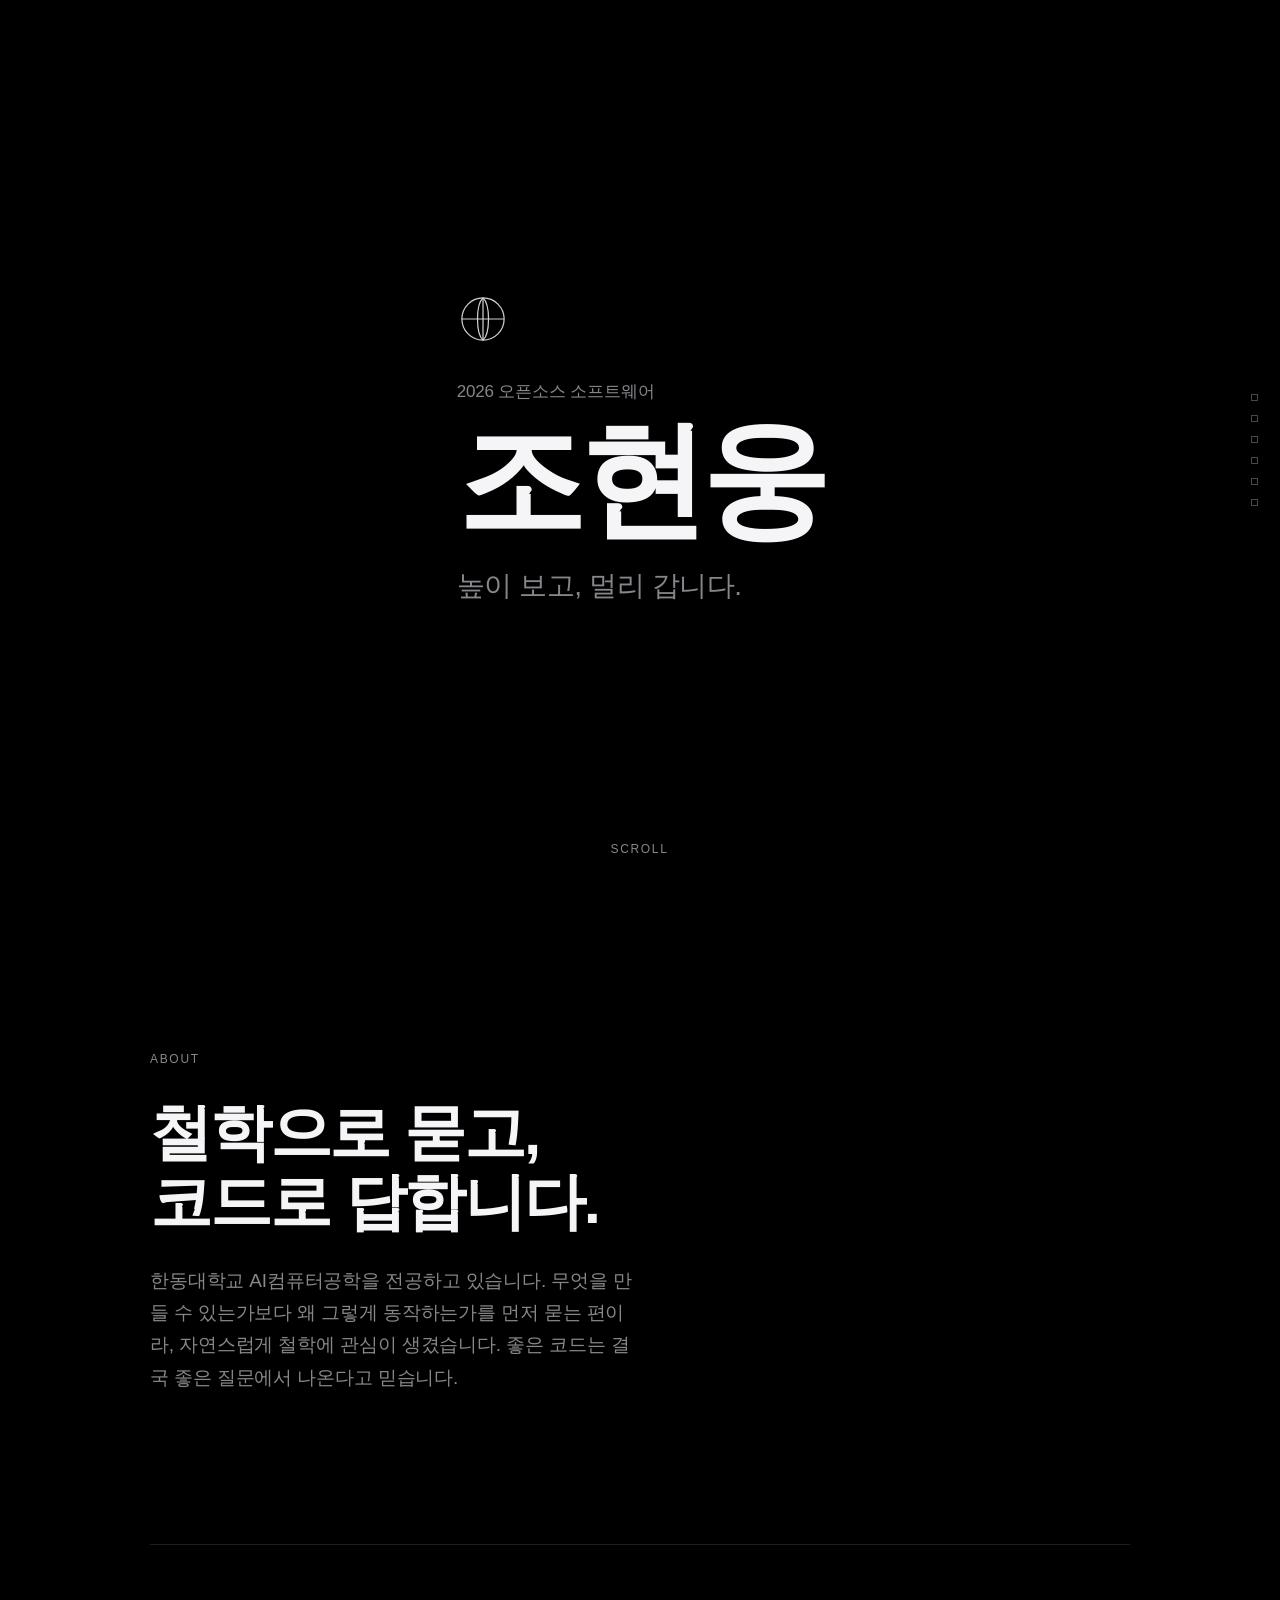
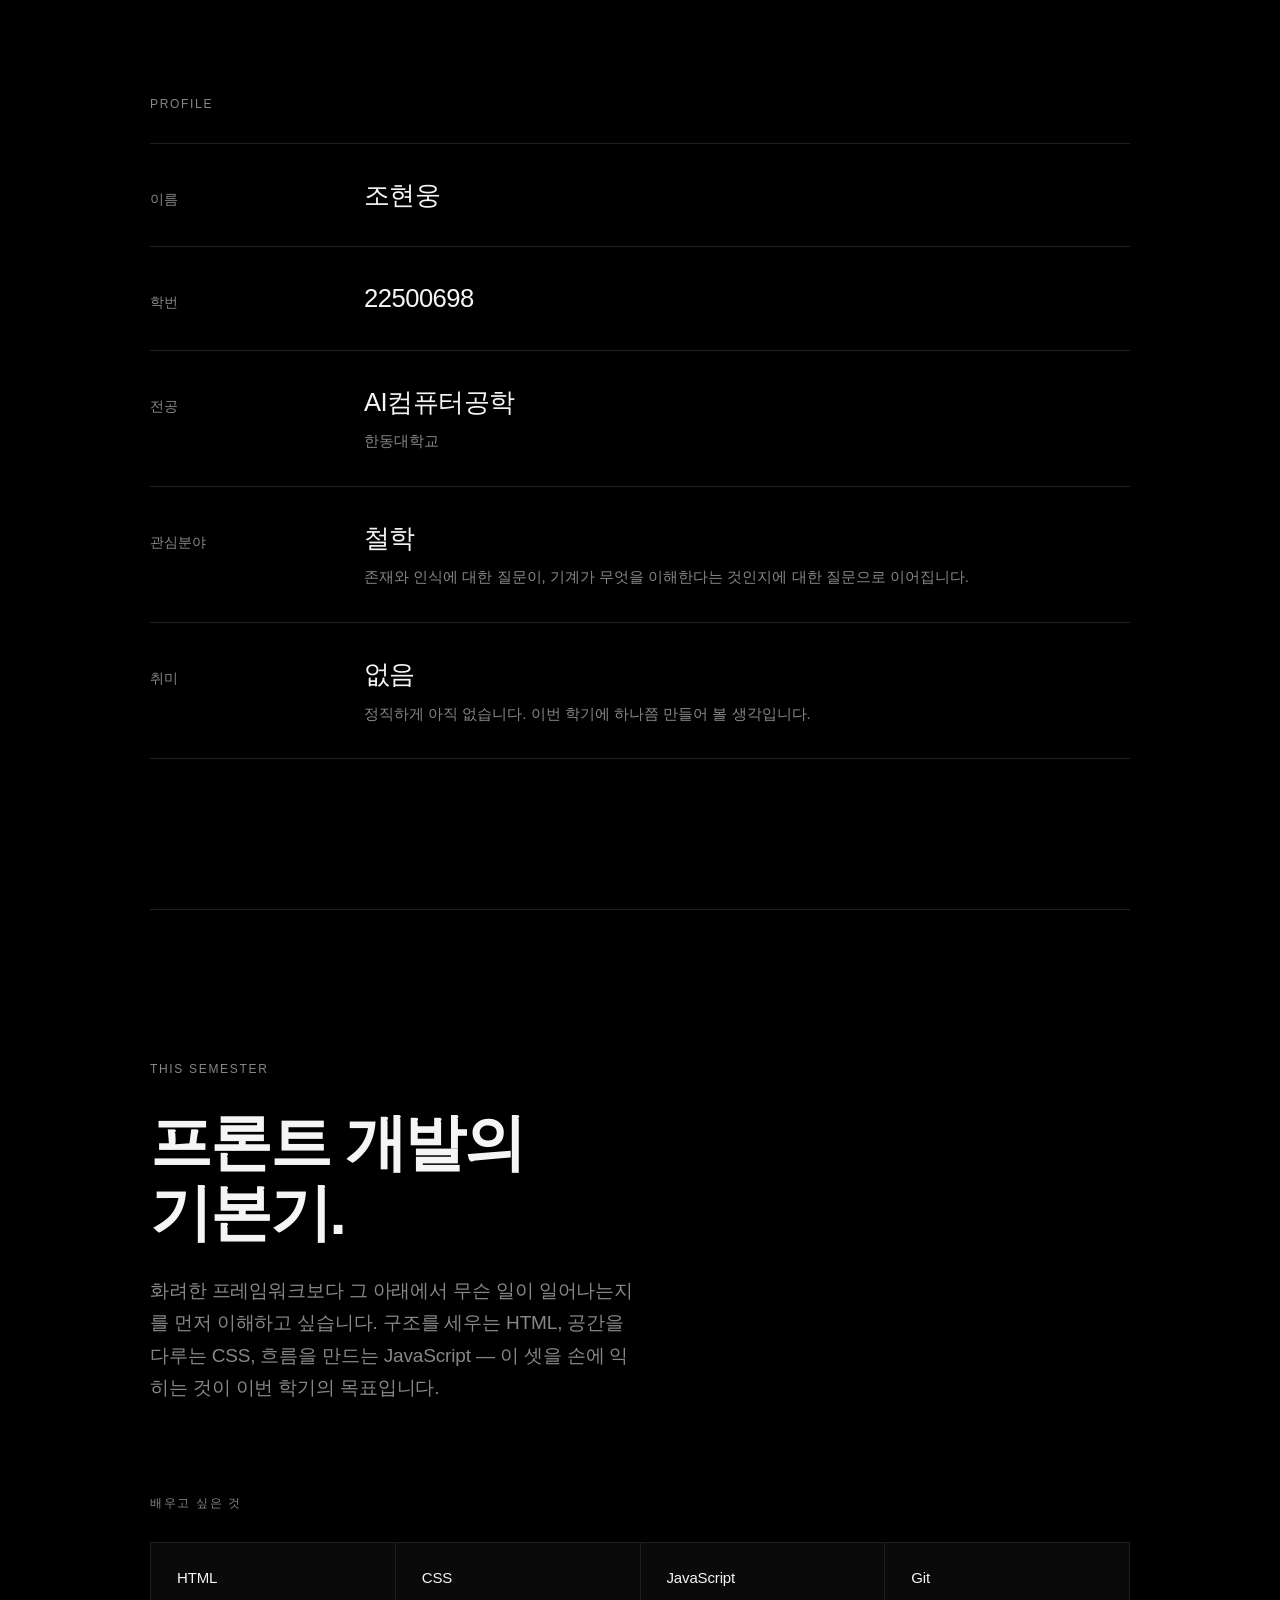
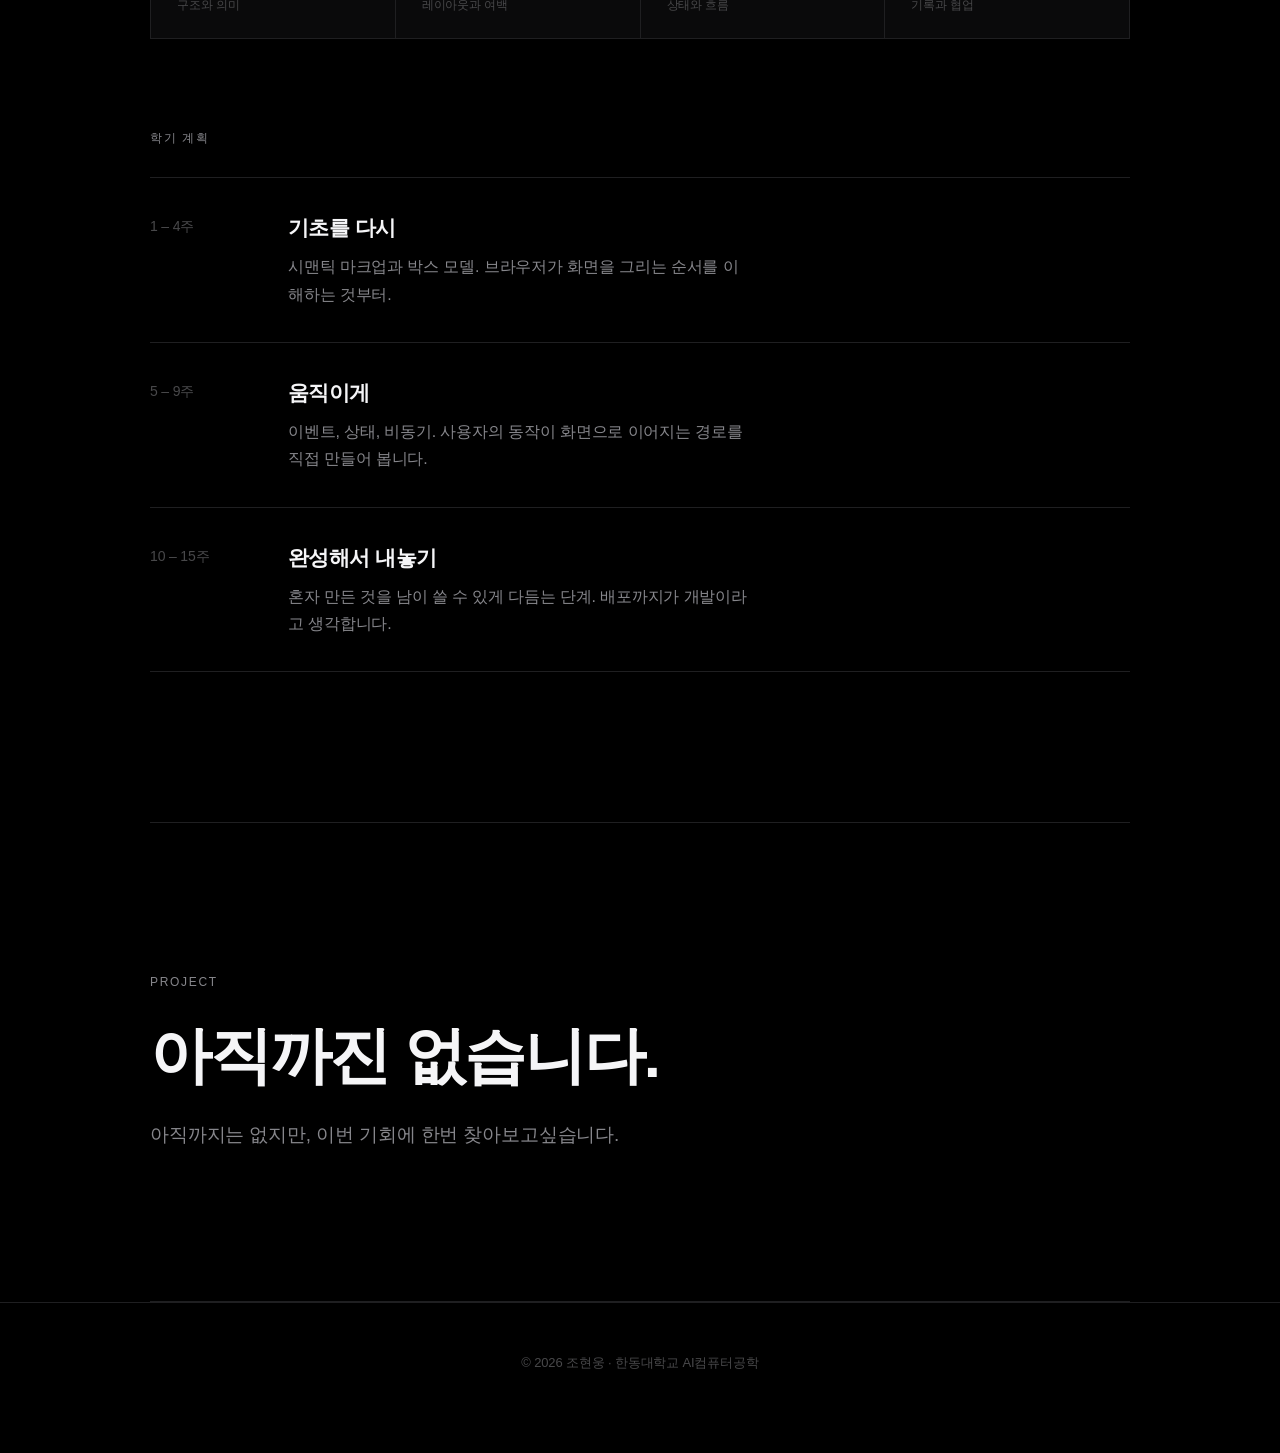
<file: Ai/index.html>
<!DOCTYPE html>
<html lang="ko">
<head>
<meta charset="UTF-8">
<meta name="viewport" content="width=device-width, initial-scale=1.0">
<title>조현웅 — 소개</title>
<link rel="stylesheet" href="style.css">
</head>
<body>

<div id="progress"></div>

<nav id="dots" aria-label="섹션 이동">
  <a href="#hero" aria-label="처음"></a>
  <a href="#about" aria-label="소개"></a>
  <a href="#facts" aria-label="기본 정보"></a>
  <a href="#goal" aria-label="학기 목표"></a>
  <a href="#build" aria-label="만들고 싶은 것"></a>
  <a href="#outro" aria-label="마무리"></a>
</nav>

<!-- ============ 1. 히어로 ============ -->
<section id="hero" class="hero">
  <div class="wrap">
    <img class="mark" src="data:image/svg+xml,%3Csvg xmlns='http://www.w3.org/2000/svg' viewBox='0 0 64 64' fill='none' stroke='%23f5f5f7' stroke-width='1.5'%3E%3Ccircle cx='32' cy='32' r='26'/%3E%3Cpath d='M32 6v52M6 32h52'/%3E%3Cpath d='M32 6c9 8 9 44 0 52M32 6c-9 8-9 44 0 52'/%3E%3C/svg%3E" alt="지구본 형태의 선 아이콘" width="52" height="52">
    <p class="eyebrow">2026 오픈소스 소프트웨어</p>
    <h1>조현웅</h1>
    <p class="lede">높이 보고, 멀리 갑니다.</p>
  </div>
  <p class="scroll-hint">Scroll</p>
</section>

<!-- ============ 2. 소개 ============ -->
<section id="about" class="block wrap">
  <h2 class="label">About</h2>
  <p class="big reveal">철학으로 묻고,<br>코드로 답합니다.</p>
  <p class="note reveal">
    한동대학교 AI컴퓨터공학을 전공하고 있습니다. 무엇을 만들 수 있는가보다
    왜 그렇게 동작하는가를 먼저 묻는 편이라, 자연스럽게 철학에 관심이 생겼습니다.
    좋은 코드는 결국 좋은 질문에서 나온다고 믿습니다.
  </p>
</section>

<!-- ============ 3. 프로필 ============ -->
<section id="facts" class="block wrap">
  <h2 class="label">Profile</h2>
  <div class="facts">
    <div class="row reveal">
      <p class="key">이름</p>
      <p class="val">조현웅</p>
    </div>
    <div class="row reveal">
      <p class="key">학번</p>
      <p class="val">22500698</p>
    </div>
    <div class="row reveal">
      <p class="key">전공</p>
      <p class="val">AI컴퓨터공학<span>한동대학교</span></p>
    </div>
    <div class="row reveal">
      <p class="key">관심분야</p>
      <p class="val">철학<span>존재와 인식에 대한 질문이, 기계가 무엇을 이해한다는 것인지에 대한 질문으로 이어집니다.</span></p>
    </div>
    <div class="row reveal">
      <p class="key">취미</p>
      <p class="val">없음<span>정직하게 아직 없습니다. 이번 학기에 하나쯤 만들어 볼 생각입니다.</span></p>
    </div>
  </div>
</section>

<!-- ============ 4. 학기 목표 ============ -->
<section id="goal" class="block wrap">
  <h2 class="label">This Semester</h2>
  <p class="big reveal">프론트 개발의<br>기본기.</p>
  <p class="note reveal">
    화려한 프레임워크보다 그 아래에서 무슨 일이 일어나는지를 먼저 이해하고 싶습니다.
    구조를 세우는 HTML, 공간을 다루는 CSS, 흐름을 만드는 JavaScript —
    이 셋을 손에 익히는 것이 이번 학기의 목표입니다.
  </p>

  <h3 class="label spaced">배우고 싶은 것</h3>
  <ul class="tags reveal">
    <li>HTML<span>구조와 의미</span></li>
    <li>CSS<span>레이아웃과 여백</span></li>
    <li>JavaScript<span>상태와 흐름</span></li>
    <li>Git<span>기록과 협업</span></li>
  </ul>

  <h3 class="label spaced">학기 계획</h3>
  <ul class="timeline">
    <li class="reveal">
      <p class="when">1 – 4주</p>
      <div>
        <h3>기초를 다시</h3>
        <p>시맨틱 마크업과 박스 모델. 브라우저가 화면을 그리는 순서를 이해하는 것부터.</p>
      </div>
    </li>
    <li class="reveal">
      <p class="when">5 – 9주</p>
      <div>
        <h3>움직이게</h3>
        <p>이벤트, 상태, 비동기. 사용자의 동작이 화면으로 이어지는 경로를 직접 만들어 봅니다.</p>
      </div>
    </li>
    <li class="reveal">
      <p class="when">10 – 15주</p>
      <div>
        <h3>완성해서 내놓기</h3>
        <p>혼자 만든 것을 남이 쓸 수 있게 다듬는 단계. 배포까지가 개발이라고 생각합니다.</p>
      </div>
    </li>
  </ul>
</section>

<!-- ============ 5. 만들고 싶은 것 ============ -->
<section id="build" class="block wrap">
  <h2 class="label">Project</h2>
  <p class="big reveal">아직까진 없습니다.</p>
  <p class="note reveal">
    아직까지는 없지만, 이번 기회에 한번 찾아보고싶습니다.
  </p>
</section>

<footer>
  <p>© 2026 조현웅 · 한동대학교 AI컴퓨터공학</p>
</footer>

</body>
</html>
</file>
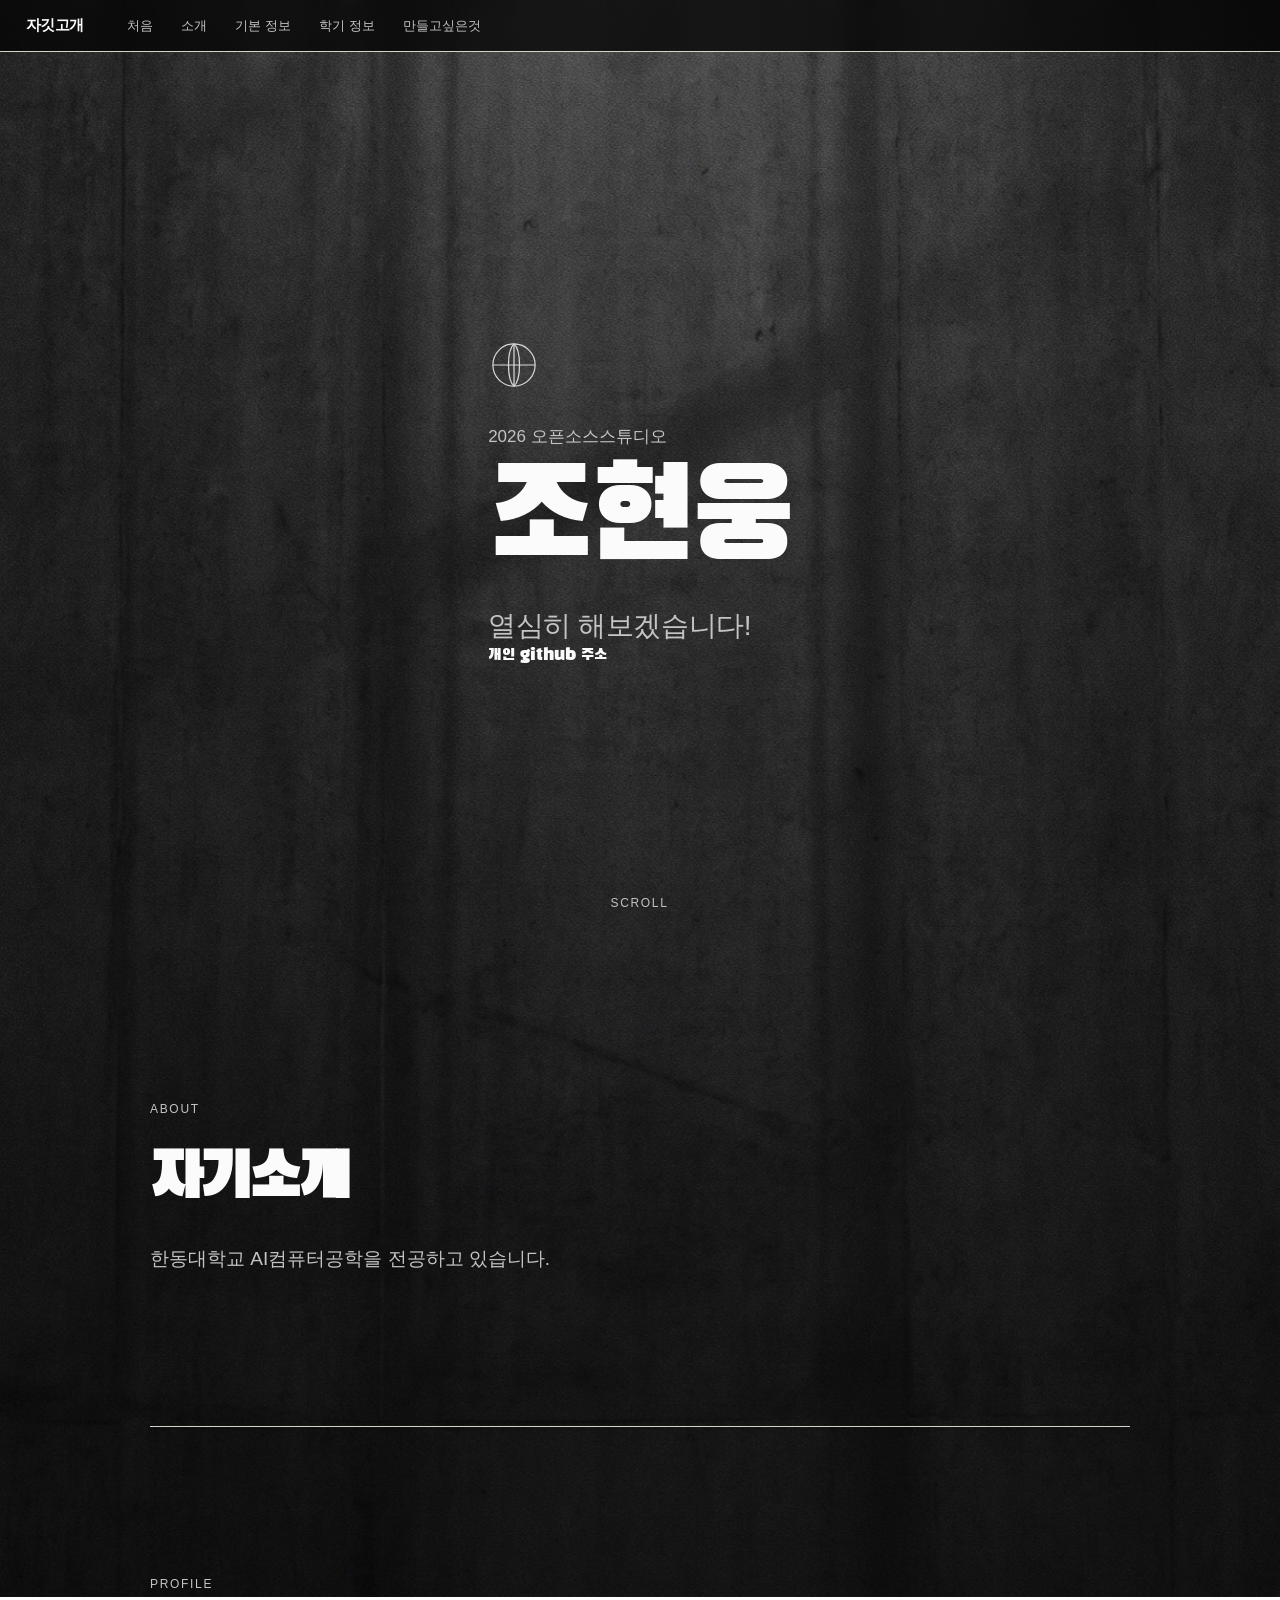
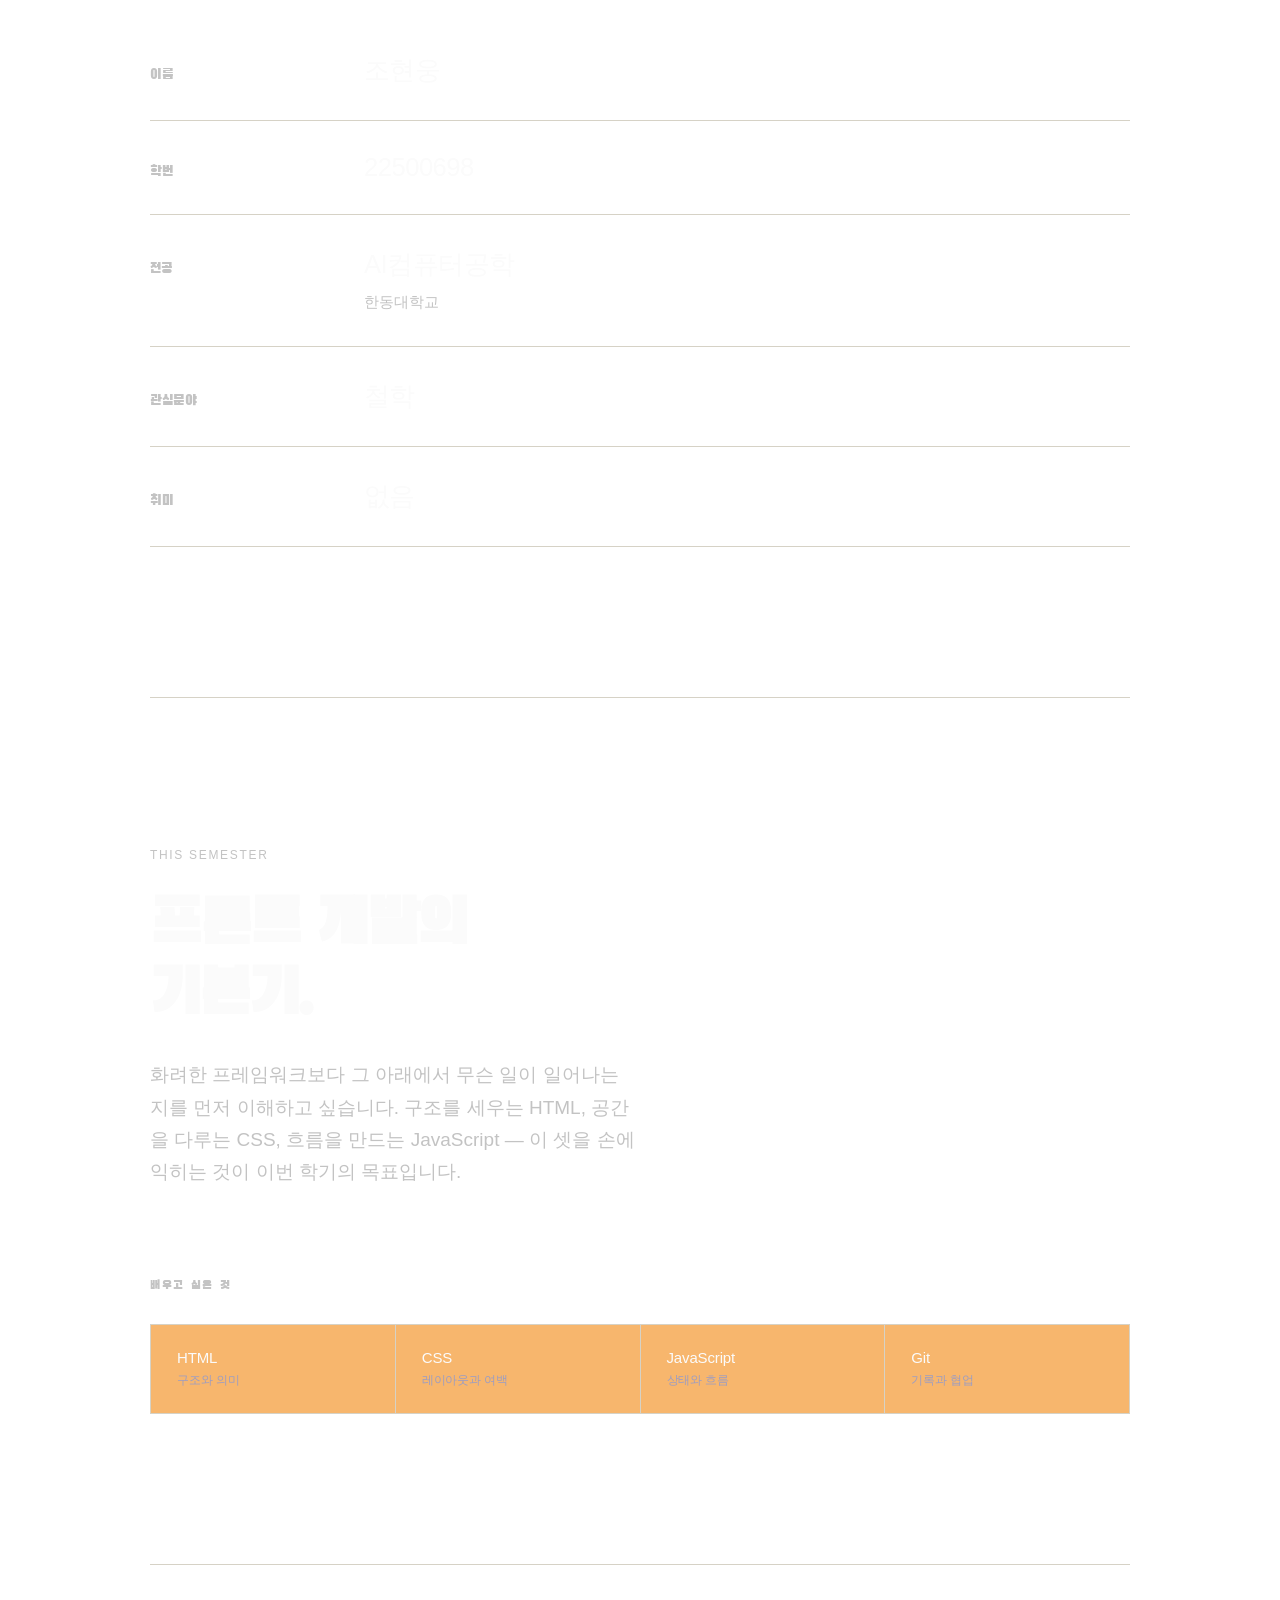
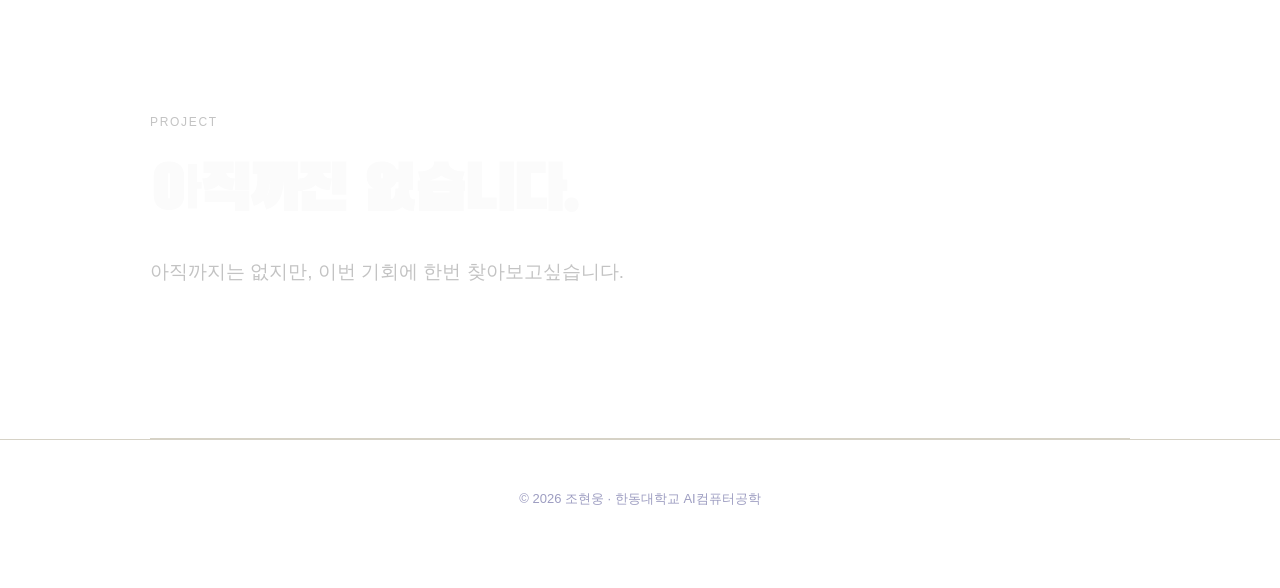
<file: me/index.html>
<!DOCTYPE html>
<html lang="ko">
<head>
<meta charset="UTF-8">
<meta name="viewport" content="width=device-width, initial-scale=1.0">
<title>조현웅 — 소개</title>
<link rel="preconnect" href="https://fonts.googleapis.com">
<link rel="preconnect" href="https://fonts.gstatic.com" crossorigin>
<link href="https://fonts.googleapis.com/css2?family=Black+Han+Sans&display=swap" rel="stylesheet">
<link rel="stylesheet" href="style2.css">
</head>
<body>

<div id="progress"></div>

<header>
  <h1>자깃고개</h1>
    	<nav>
    		<ul>
    			<li><a href="#hero">처음</a></li>
    			<li><a href="#about">소개</a></li>
    			<li><a href="#facts">기본 정보</a></li>
    			<li><a href="#goal">학기 정보</a></li>
    			<li><a href="#build">만들고싶은것</a></li>
    		</ul>
    	</nav>
</header>


<main>
<!-- ============ 1. 히어로 ============ -->
<section id="hero" class="hero">
  <div class="wrap">
    <img class="mark" src="data:image/svg+xml,%3Csvg xmlns='http://www.w3.org/2000/svg' viewBox='0 0 64 64' fill='none' stroke='%23f5f5f7' stroke-width='1.5'%3E%3Ccircle cx='32' cy='32' r='26'/%3E%3Cpath d='M32 6v52M6 32h52'/%3E%3Cpath d='M32 6c9 8 9 44 0 52M32 6c-9 8-9 44 0 52'/%3E%3C/svg%3E" alt="지구본 형태의 선 아이콘" width="52" height="52">
    <p class="eyebrow" style="font-family: '맑은 고딕', sans-serif;">2026 오픈소스스튜디오</p>
    <h1 class="black-han-sans-regular">조현웅</h1>
    <p class="lede">열심히 해보겠습니다!</p>
    <a class="black-han-sans-regular" href="https://github.com/Noah1206">개인 github 주소</a>
  </div>
  <p class="scroll-hint">Scroll</p>
</section>

<!-- ============ 2. 소개 ============ -->
<section id="about" class="block wrap">
  <h2 class="label">About</h2>
  <p class="big reveal black-han-sans-regular">자기소개</p></p>
  <p class="note reveal">
    한동대학교 AI컴퓨터공학을 전공하고 있습니다. 
  </p>
</section>

<!-- ============ 3. 프로필 ============ -->
<section id="facts" class="block wrap">
  <h2 class="label">Profile</h2>
  <div class="facts">
    <div class="row reveal">
      <p class="key black-han-sans-regular">이름</p>
      <p class="val">조현웅</p>
    </div>
    <div class="row reveal">
      <p class="key black-han-sans-regular">학번</p>
      <p class="val">22500698</p>
    </div>
    <div class="row reveal">
      <p class="key black-han-sans-regular">전공</p>
      <strong class="val">AI컴퓨터공학<span>한동대학교</span></strong>
    </div>
    <div class="row reveal">
      <p class="key black-han-sans-regular">관심분야</p>
      <p class="val">철학</p>
    </div>
    <div class="row reveal">
      <p class="key black-han-sans-regular">취미</p>
      <p class="val">없음</p>
    </div>
  </div>
</section>

<!-- ============ 4. 학기 목표 ============ -->
<section id="goal" class="block wrap">
  <h2 class="label">This Semester</h2>
  <p class="big reveal black-han-sans-regular">프론트 개발의<br>기본기.</p>
  <p class="note reveal">
    화려한 프레임워크보다 그 아래에서 무슨 일이 일어나는지를 먼저 이해하고 싶습니다.
    구조를 세우는 HTML, 공간을 다루는 CSS, 흐름을 만드는 JavaScript —
    이 셋을 손에 익히는 것이 이번 학기의 목표입니다.
  </p>

  <h3 class="label spaced black-han-sans-regular">배우고 싶은 것</h3>
  <ul class="tags reveal">
    <li>HTML<span>구조와 의미</span></li>
    <li>CSS<span>레이아웃과 여백</span></li>
    <li>JavaScript<span>상태와 흐름</span></li>
    <li>Git<span>기록과 협업</span></li>
  </ul>

</section>

<!-- ============ 5. 만들고 싶은 것 ============ -->
<section id="build" class="block wrap">
  <h2 class="label">Project</h2>
  <p class="big reveal black-han-sans-regular">아직까진 없습니다.</p>
  <p class="note reveal">
    아직까지는 없지만, 이번 기회에 한번 찾아보고싶습니다.
  </p>
</section>

<footer>
  <p>© 2026 조현웅 · 한동대학교 AI컴퓨터공학</p>
</footer>
</main>
</body>
</html>
</file>
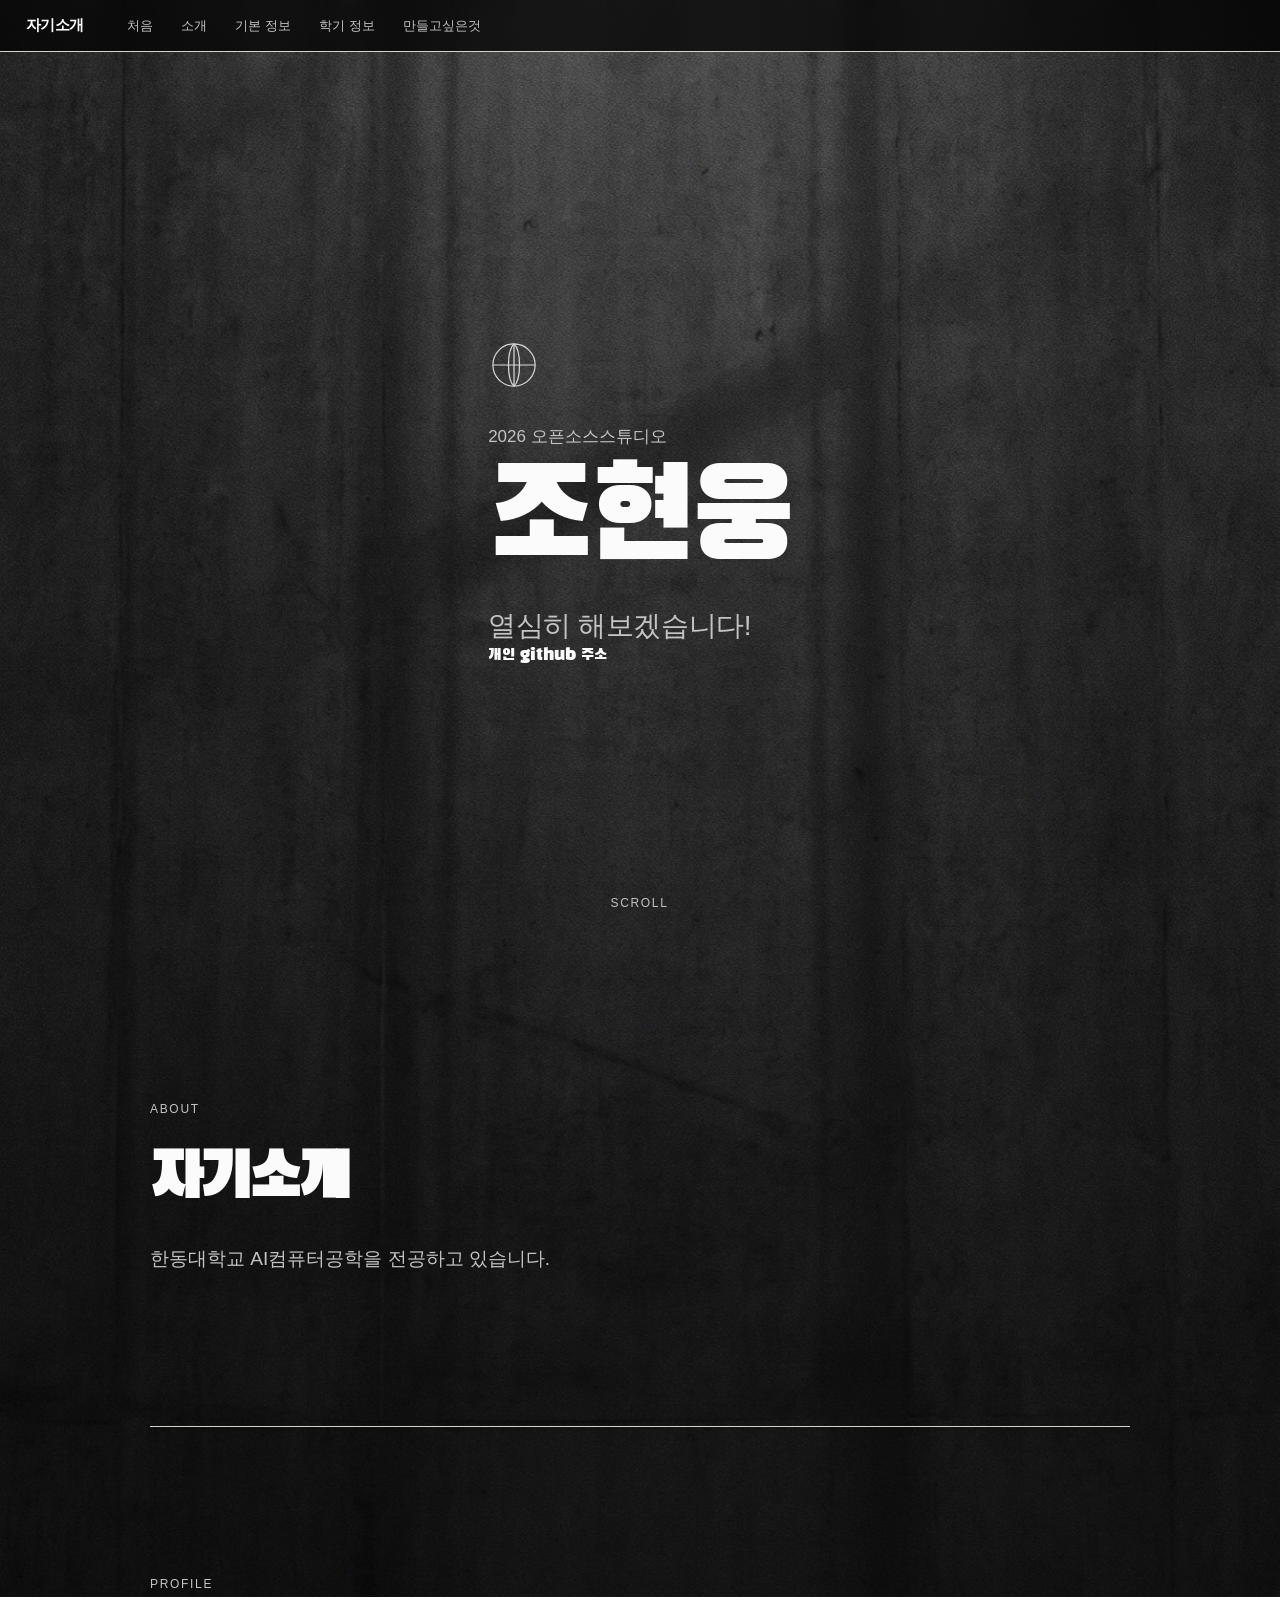
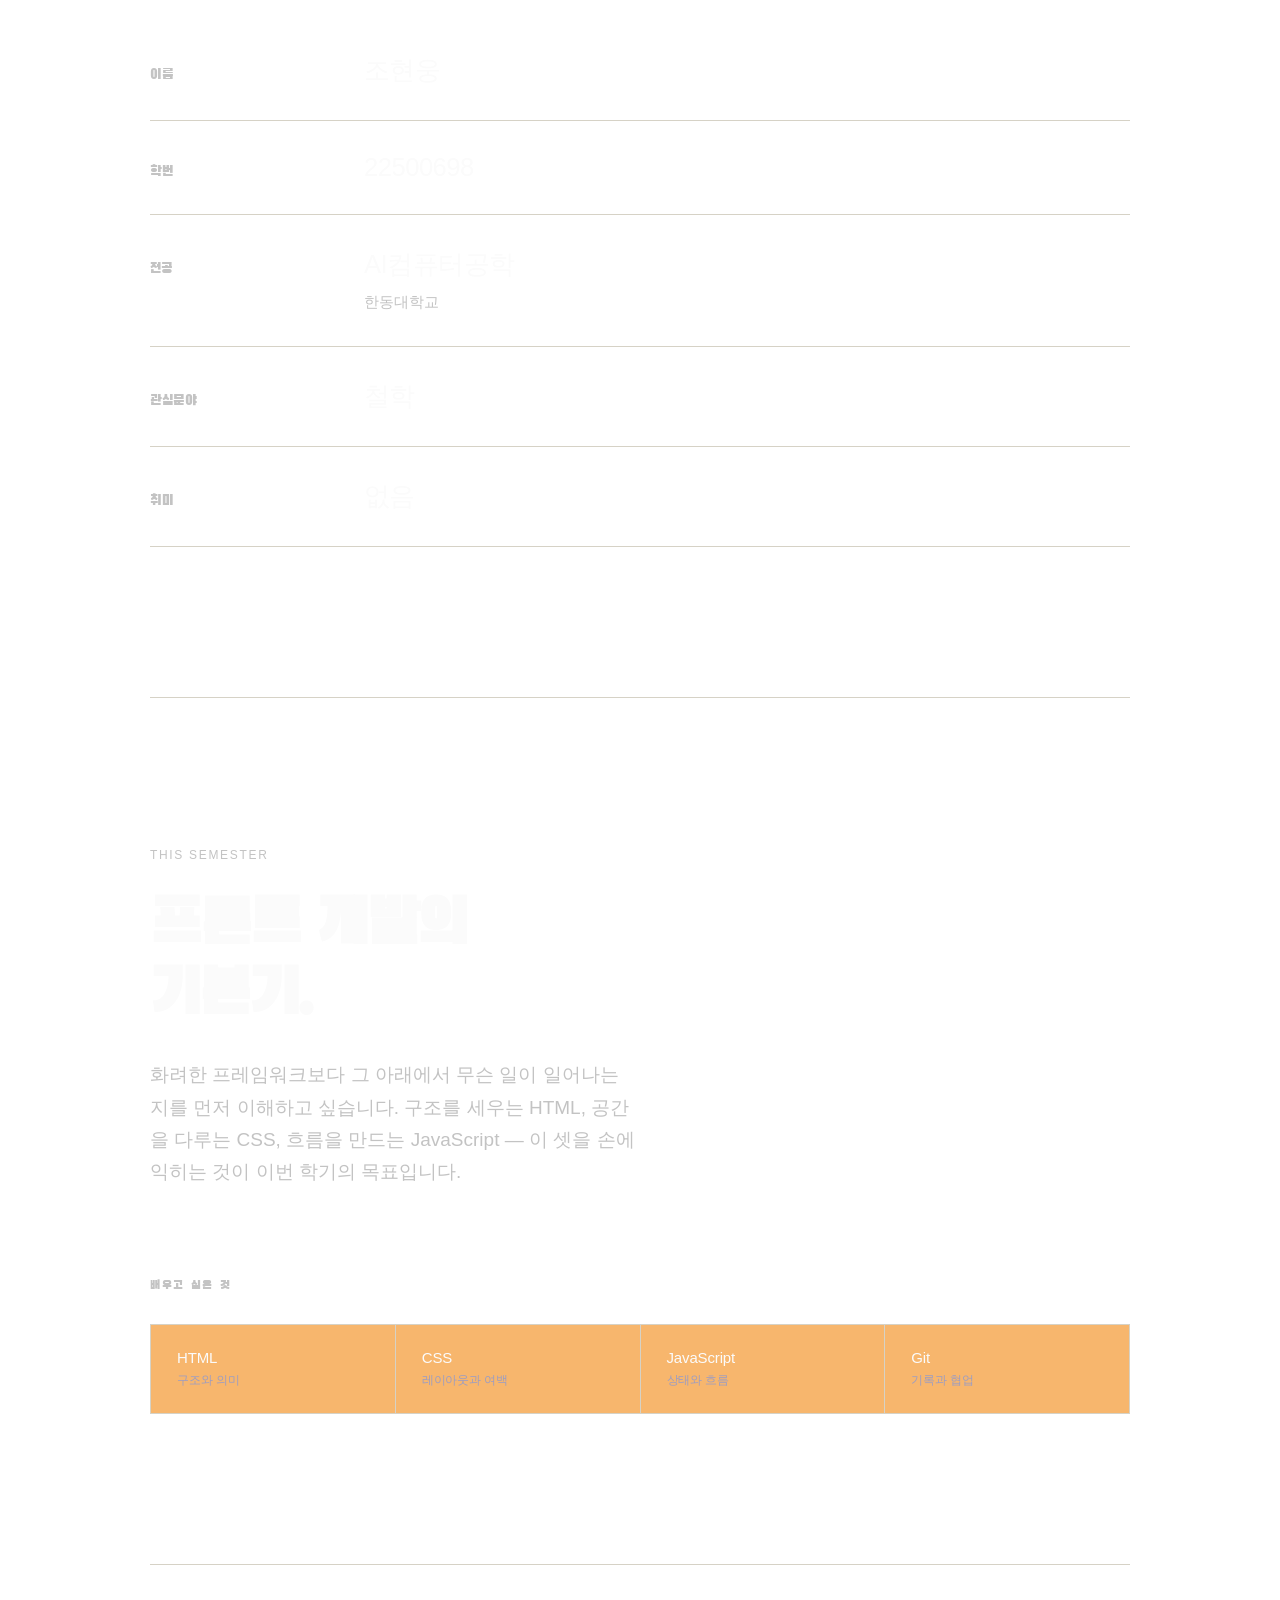
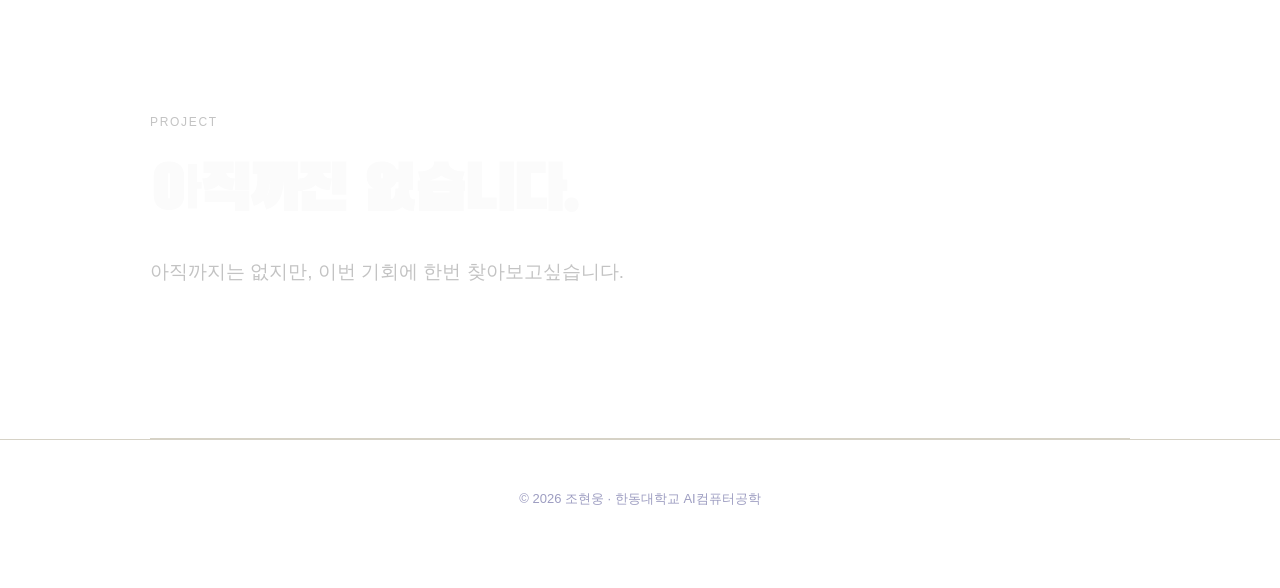
<file: me/index2.html>
<!DOCTYPE html>
<html lang="ko">
<head>
<meta charset="UTF-8">
<meta name="viewport" content="width=device-width, initial-scale=1.0">
<title>조현웅 — 소개</title>
<link rel="preconnect" href="https://fonts.googleapis.com">
<link rel="preconnect" href="https://fonts.gstatic.com" crossorigin>
<link href="https://fonts.googleapis.com/css2?family=Black+Han+Sans&display=swap" rel="stylesheet">
<link rel="stylesheet" href="style2.css">
</head>
<body>

<div id="progress"></div>

<header>
  <h1>자기소개</h1>
    	<nav>
    		<ul>
    			<li><a href="#hero">처음</a></li>
    			<li><a href="#about">소개</a></li>
    			<li><a href="#facts">기본 정보</a></li>
    			<li><a href="#goal">학기 정보</a></li>
    			<li><a href="#build">만들고싶은것</a></li>
    		</ul>
    	</nav>
</header>


<main>
<!-- ============ 1. 히어로 ============ -->
<section id="hero" class="hero">
  <div class="wrap">
    <img class="mark" src="data:image/svg+xml,%3Csvg xmlns='http://www.w3.org/2000/svg' viewBox='0 0 64 64' fill='none' stroke='%23f5f5f7' stroke-width='1.5'%3E%3Ccircle cx='32' cy='32' r='26'/%3E%3Cpath d='M32 6v52M6 32h52'/%3E%3Cpath d='M32 6c9 8 9 44 0 52M32 6c-9 8-9 44 0 52'/%3E%3C/svg%3E" alt="지구본 형태의 선 아이콘" width="52" height="52">
    <p class="eyebrow" style="font-family: '맑은 고딕', sans-serif;">2026 오픈소스스튜디오</p>
    <h1 class="black-han-sans-regular">조현웅</h1>
    <p class="lede">열심히 해보겠습니다!</p>
    <a class="black-han-sans-regular" href="https://github.com/Noah1206">개인 github 주소</a>
  </div>
  <p class="scroll-hint">Scroll</p>
</section>

<!-- ============ 2. 소개 ============ -->
<section id="about" class="block wrap">
  <h2 class="label">About</h2>
  <p class="big reveal black-han-sans-regular">자기소개</p></p>
  <p class="note reveal">
    한동대학교 AI컴퓨터공학을 전공하고 있습니다. 
  </p>
</section>

<!-- ============ 3. 프로필 ============ -->
<section id="facts" class="block wrap">
  <h2 class="label">Profile</h2>
  <div class="facts">
    <div class="row reveal">
      <p class="key black-han-sans-regular">이름</p>
      <p class="val">조현웅</p>
    </div>
    <div class="row reveal">
      <p class="key black-han-sans-regular">학번</p>
      <p class="val">22500698</p>
    </div>
    <div class="row reveal">
      <p class="key black-han-sans-regular">전공</p>
      <strong class="val">AI컴퓨터공학<span>한동대학교</span></strong>
    </div>
    <div class="row reveal">
      <p class="key black-han-sans-regular">관심분야</p>
      <p class="val">철학</p>
    </div>
    <div class="row reveal">
      <p class="key black-han-sans-regular">취미</p>
      <p class="val">없음</p>
    </div>
  </div>
</section>

<!-- ============ 4. 학기 목표 ============ -->
<section id="goal" class="block wrap">
  <h2 class="label">This Semester</h2>
  <p class="big reveal black-han-sans-regular">프론트 개발의<br>기본기.</p>
  <p class="note reveal">
    화려한 프레임워크보다 그 아래에서 무슨 일이 일어나는지를 먼저 이해하고 싶습니다.
    구조를 세우는 HTML, 공간을 다루는 CSS, 흐름을 만드는 JavaScript —
    이 셋을 손에 익히는 것이 이번 학기의 목표입니다.
  </p>

  <h3 class="label spaced black-han-sans-regular">배우고 싶은 것</h3>
  <ul class="tags reveal">
    <li>HTML<span>구조와 의미</span></li>
    <li>CSS<span>레이아웃과 여백</span></li>
    <li>JavaScript<span>상태와 흐름</span></li>
    <li>Git<span>기록과 협업</span></li>
  </ul>

</section>

<!-- ============ 5. 만들고 싶은 것 ============ -->
<section id="build" class="block wrap">
  <h2 class="label">Project</h2>
  <p class="big reveal black-han-sans-regular">아직까진 없습니다.</p>
  <p class="note reveal">
    아직까지는 없지만, 이번 기회에 한번 찾아보고싶습니다.
  </p>
</section>

<footer>
  <p>© 2026 조현웅 · 한동대학교 AI컴퓨터공학</p>
</footer>
</main>
</body>
</html>
</file>
<file: Ai/style.css>
:root {
  --bg: #000;
  --fg: #f5f5f7;
  --muted: #86868b;
  --dim: #48484a;
  --line: #1f1f21;
  --panel: #0a0a0b;
}

* { box-sizing: border-box; margin: 0; padding: 0; }
html { scroll-behavior: smooth; }

body {
  background: var(--bg);
  color: var(--fg);
  font-family: -apple-system, BlinkMacSystemFont, "SF Pro Text", "Pretendard",
               "Apple SD Gothic Neo", "Helvetica Neue", sans-serif;
  -webkit-font-smoothing: antialiased;
  letter-spacing: -0.01em;
  line-height: 1.5;
  overflow-x: hidden;
}

.wrap { max-width: 980px; margin: 0 auto; padding: 0 22px; }

/* ---------- 스크롤 진행 바 ---------- */
#progress {
  position: fixed; top: 0; left: 0; height: 2px; width: 100%;
  background: var(--fg); z-index: 100;
  transform-origin: 0 50%; transform: scaleX(0);
  animation: grow linear both;
  animation-timeline: scroll(root block);
}
@keyframes grow { to { transform: scaleX(1); } }

/* ---------- 점 네비 ---------- */
#dots {
  position: fixed; right: 22px; top: 50%; transform: translateY(-50%);
  display: flex; flex-direction: column; gap: 14px; z-index: 90;
}
#dots a {
  width: 7px; height: 7px; border: 1px solid var(--dim);
  transition: background .3s, transform .3s, border-color .3s;
}
#dots a:hover { background: var(--fg); border-color: var(--fg); transform: scale(1.35); }
@media (max-width: 900px) { #dots { display: none; } }

/* ---------- 스크롤 리빌 ---------- */
.reveal {
  animation: rise linear both;
  animation-timeline: view();
  animation-range: entry 8% cover 34%;
}
@keyframes rise {
  from { opacity: 0; transform: translateY(34px); }
  to   { opacity: 1; transform: none; }
}

/* ---------- 히어로 ---------- */
.hero {
  position: relative;
  min-height: 100vh;
  display: flex; flex-direction: column; justify-content: center;
  padding: 120px 0;
}
.mark {
  display: block; width: 52px; height: 52px;
  margin-bottom: 34px; opacity: .85;
  animation: spin 28s linear infinite;
}
@keyframes spin { to { transform: rotate(360deg); } }

.eyebrow { font-size: 17px; color: var(--muted); margin-bottom: 14px; }
h1 {
  font-size: clamp(54px, 12vw, 128px);
  font-weight: 600; letter-spacing: -0.045em; line-height: .95;
}
.lede {
  margin-top: 24px; font-size: clamp(18px, 2.2vw, 28px);
  color: var(--muted); letter-spacing: -0.015em;
}
.scroll-hint {
  position: absolute; bottom: 42px; left: 50%;
  transform: translateX(-50%);
  font-size: 12px; color: var(--muted);
  letter-spacing: .14em; text-transform: uppercase;
  animation: pulse 2.6s ease-in-out infinite, fade-out linear both;
  animation-timeline: auto, scroll(root block);
  animation-range: normal, 0 40vh;
}
@keyframes pulse { 0%,100% { opacity: .3 } 50% { opacity: 1 } }
@keyframes fade-out { to { opacity: 0; } }

/* ---------- 섹션 공통 ---------- */
.block { padding: 150px 0; border-bottom: 1px solid var(--line); }
.label {
  font-size: 12px; font-weight: 400; color: var(--muted);
  letter-spacing: .14em; text-transform: uppercase; margin-bottom: 30px;
}
.label.spaced { margin-top: 90px; }
.big {
  font-size: clamp(32px, 5.4vw, 62px); font-weight: 600;
  letter-spacing: -0.035em; line-height: 1.12; max-width: 18ch;
}
.note {
  font-size: 19px; color: var(--muted); margin-top: 28px;
  max-width: 46ch; line-height: 1.7;
}

/* ---------- 프로필 ---------- */
.facts { border-top: 1px solid var(--line); }
.row {
  display: grid; grid-template-columns: 190px 1fr; gap: 24px;
  padding: 32px 0; border-bottom: 1px solid var(--line); align-items: baseline;
}
.row .key { font-size: 14px; color: var(--muted); }
.row .val { font-size: clamp(19px, 2vw, 26px); font-weight: 500; letter-spacing: -0.02em; }
.row .val span {
  display: block; font-size: 15px; font-weight: 400; color: var(--muted);
  margin-top: 8px; letter-spacing: 0; line-height: 1.65;
}
@media (max-width: 640px) { .row { grid-template-columns: 1fr; gap: 8px; padding: 24px 0; } }

/* ---------- 태그 목록 ---------- */
.tags {
  list-style: none; display: flex; flex-wrap: wrap; gap: 1px;
  background: var(--line); border: 1px solid var(--line);
}
.tags li {
  background: var(--panel); padding: 24px 26px; flex: 1 1 150px;
  font-size: 15px; letter-spacing: -0.01em;
}
.tags li span { display: block; font-size: 12px; color: var(--dim); margin-top: 6px; }

/* ---------- 타임라인 ---------- */
.timeline { list-style: none; border-top: 1px solid var(--line); }
.timeline li {
  display: grid; grid-template-columns: 110px 1fr; gap: 28px;
  padding: 34px 0; border-bottom: 1px solid var(--line);
}
.timeline .when {
  font-size: 14px; color: var(--dim);
  font-variant-numeric: tabular-nums; padding-top: 3px;
}
.timeline h3 { font-size: 21px; font-weight: 600; letter-spacing: -0.025em; margin-bottom: 10px; }
.timeline p { font-size: 16px; color: var(--muted); line-height: 1.7; max-width: 52ch; }
@media (max-width: 640px) { .timeline li { grid-template-columns: 1fr; gap: 10px; } }

/* ---------- 카드 ---------- */
.cards {
  list-style: none; display: grid; grid-template-columns: repeat(3, 1fr);
  gap: 1px; background: var(--line); border: 1px solid var(--line);
}
.cards li { background: var(--panel); padding: 36px 28px; }
.cards .num {
  font-size: 12px; color: var(--dim); margin-bottom: 22px;
  font-variant-numeric: tabular-nums;
}
.cards h3 { font-size: 17px; font-weight: 600; letter-spacing: -0.02em; margin-bottom: 12px; }
.cards p { font-size: 15px; color: var(--muted); line-height: 1.7; }
@media (max-width: 760px) { .cards { grid-template-columns: 1fr; } }

/* ---------- 마무리 ---------- */
.outro { padding: 190px 0 150px; text-align: center; }
.quote {
  font-size: clamp(26px, 4.2vw, 46px); font-weight: 500;
  letter-spacing: -0.03em; line-height: 1.3; max-width: 20ch; margin: 0 auto;
}
.cite { margin-top: 28px; font-size: 14px; color: var(--muted); }
.closing {
  margin-top: 110px; font-size: clamp(26px, 3.6vw, 42px);
  font-weight: 600; letter-spacing: -0.035em;
}

footer {
  padding: 50px 22px 80px; font-size: 13px; color: var(--dim);
  text-align: center; border-top: 1px solid var(--line);
}

/* ---------- 폴백 ---------- */
@supports not (animation-timeline: view()) {
  .reveal { opacity: 1; transform: none; animation: none; }
  .scroll-hint { animation: pulse 2.6s ease-in-out infinite; }
  #progress { animation: none; transform: scaleX(0); }
}

@media (prefers-reduced-motion: reduce) {
  html { scroll-behavior: auto; }
  .reveal { opacity: 1; transform: none; animation: none; }
  .scroll-hint { animation: none; }
  .mark { animation: none; }
}
</file>
<file: me/style2.css>
:root {
  --bg: #fff;
  --fg: #fbfbfb;
  --muted: #c3c3c3;
  --dim: #9d9dc1;
  --line: #d6d2c6;
  --panel: #ffaf58;
}

* { box-sizing: border-box; margin: 0; padding: 0; }
html { scroll-behavior: smooth; }

body {
  background:
    url("page-bg.jpg") center / cover no-repeat fixed,
    var(--bg);
  color: var(--fg);
  font-family: -apple-system, BlinkMacSystemFont, "SF Pro Text", "Pretendard", "Apple SD Gothic Neo", "Helvetica Neue", sans-serif;
  padding-top: 52px;
}

.black-han-sans-regular {
  font-family: "Black Han Sans", sans-serif;
  font-weight: 400;
}

a {
    text-decoration: none;
      color: inherit;
}

.wrap { max-width: 980px; margin: 0 auto; padding: 0 22px; }

/* ---------- 상단 고정 헤더 ---------- */
header {
  position: fixed; top: 0; left: 0; right: 0; z-index: 95;
  display: flex; align-items: center; gap: 32px;
  padding: 0 26px; height: 52px;

  background: rgba(0, 0, 0, .72);
  backdrop-filter: saturate(180%) blur(20px);
  border-bottom: 1px solid var(--line);
}

header h1 {
  font-size: 15px; font-weight: 600;
}

header nav { min-width: 0; }   /* 메뉴가 길 때 가로 스크롤이 되도록 */

header ul {
  list-style: none;
  display: flex; align-items: center; gap: 4px;
  overflow-x: auto;
  scrollbar-width: none;
}
header ul::-webkit-scrollbar { display: none; }

header a {
  display: block; padding: 7px 12px;
  font-size: 13px; color: var(--muted);
  white-space: nowrap;
  transition: color .25s, background .25s;
}
header a:hover { color: var(--fg); background: rgba(255,255,255,.08); }

/* 링크로 이동할 때 헤더에 제목이 가리지 않도록 */
section { scroll-margin-top: 52px; }

@media (max-width: 620px) {
  header { gap: 18px; padding: 0 16px; }
  header h1 { font-size: 14px; }
  header a { padding: 7px 9px; font-size: 12px; }
}

/* ---------- 스크롤 진행 바 ---------- */
#progress {
  position: fixed; top: 52px; left: 0; height: 2px; width: 100%;
  background: var(--fg); z-index: 100;
  transform-origin: 0 50%; transform: scaleX(0);
  animation: grow linear both;
  animation-timeline: scroll(root block);
}
@keyframes grow { to { transform: scaleX(1); } }

/* ---------- 스크롤 리빌 ---------- */
.reveal {
  animation: rise linear both;
  animation-timeline: view();
  animation-range: entry 8% cover 34%;
}
@keyframes rise {
  from { opacity: 0; transform: translateY(34px); }
  to   { opacity: 1; transform: none; }
}

/* ---------- 히어로 ---------- */
.hero {
  position: relative;
  min-height: 100vh;
  display: flex; flex-direction: column; justify-content: center;
  padding: 120px 0;
}
.mark {
  display: block; width: 52px; height: 52px;
  margin-bottom: 34px; opacity: .85;
  animation: spin 28s linear infinite;
}
@keyframes spin { to { transform: rotate(360deg); } }

.eyebrow { font-size: 17px; color: var(--muted); margin-bottom: 14px; }
h1 {
  font-size: clamp(54px, 12vw, 128px);
  font-weight: 600; letter-spacing: -0.045em; line-height: .95;
}
.lede {
  margin-top: 24px; font-size: clamp(18px, 2.2vw, 28px);
  color: var(--muted); letter-spacing: -0.015em;
}
.scroll-hint {
  position: absolute; bottom: 42px; left: 50%;
  transform: translateX(-50%);
  font-size: 12px; color: var(--muted);
  letter-spacing: .14em; text-transform: uppercase;
  animation: pulse 2.6s ease-in-out infinite, fade-out linear both;
  animation-timeline: auto, scroll(root block);
  animation-range: normal, 0 40vh;
}
@keyframes pulse { 0%,100% { opacity: .3 } 50% { opacity: 1 } }
@keyframes fade-out { to { opacity: 0; } }

/* ---------- 섹션  ---------- */
.block { padding: 150px 0; border-bottom: 1px solid var(--line); }
.label {
  font-size: 12px; font-weight: 400; color: var(--muted);
  letter-spacing: .14em; text-transform: uppercase; margin-bottom: 30px;
}
.label.spaced { margin-top: 90px; }
.big {
  font-size: clamp(32px, 5.4vw, 62px); font-weight: 600;
  letter-spacing: -0.035em; line-height: 1.12; max-width: 18ch;
}
.note {
  font-size: 19px; color: var(--muted); margin-top: 28px;
  max-width: 46ch; line-height: 1.7;
}

.row {
  display: grid; grid-template-columns: 190px 1fr; gap: 24px;
  padding: 32px 0; border-bottom: 1px solid var(--line); align-items: baseline;
}
.row .key { font-size: 14px; color: var(--muted); }
.row .val { font-size: clamp(19px, 2vw, 26px); font-weight: 500; letter-spacing: -0.02em; }
.row .val span {
  display: block; font-size: 15px; font-weight: 400; color: var(--muted);
  margin-top: 8px; letter-spacing: 0; line-height: 1.65;
}

.tags {
  list-style: none; display: flex; flex-wrap: wrap; gap: 1px;
  background: var(--line); border: 1px solid var(--line);
}
.tags li {
  background: color-mix(in srgb, var(--panel) 80%, transparent);
  padding: 24px 26px; flex: 1 1 150px;
  font-size: 15px; letter-spacing: -0.01em;
}
.tags li span { display: block; font-size: 12px; color: var(--dim); margin-top: 6px; }

footer {
  padding: 50px 22px 80px; font-size: 13px; color: var(--dim);
  text-align: center; border-top: 1px solid var(--line);
}
</file>
